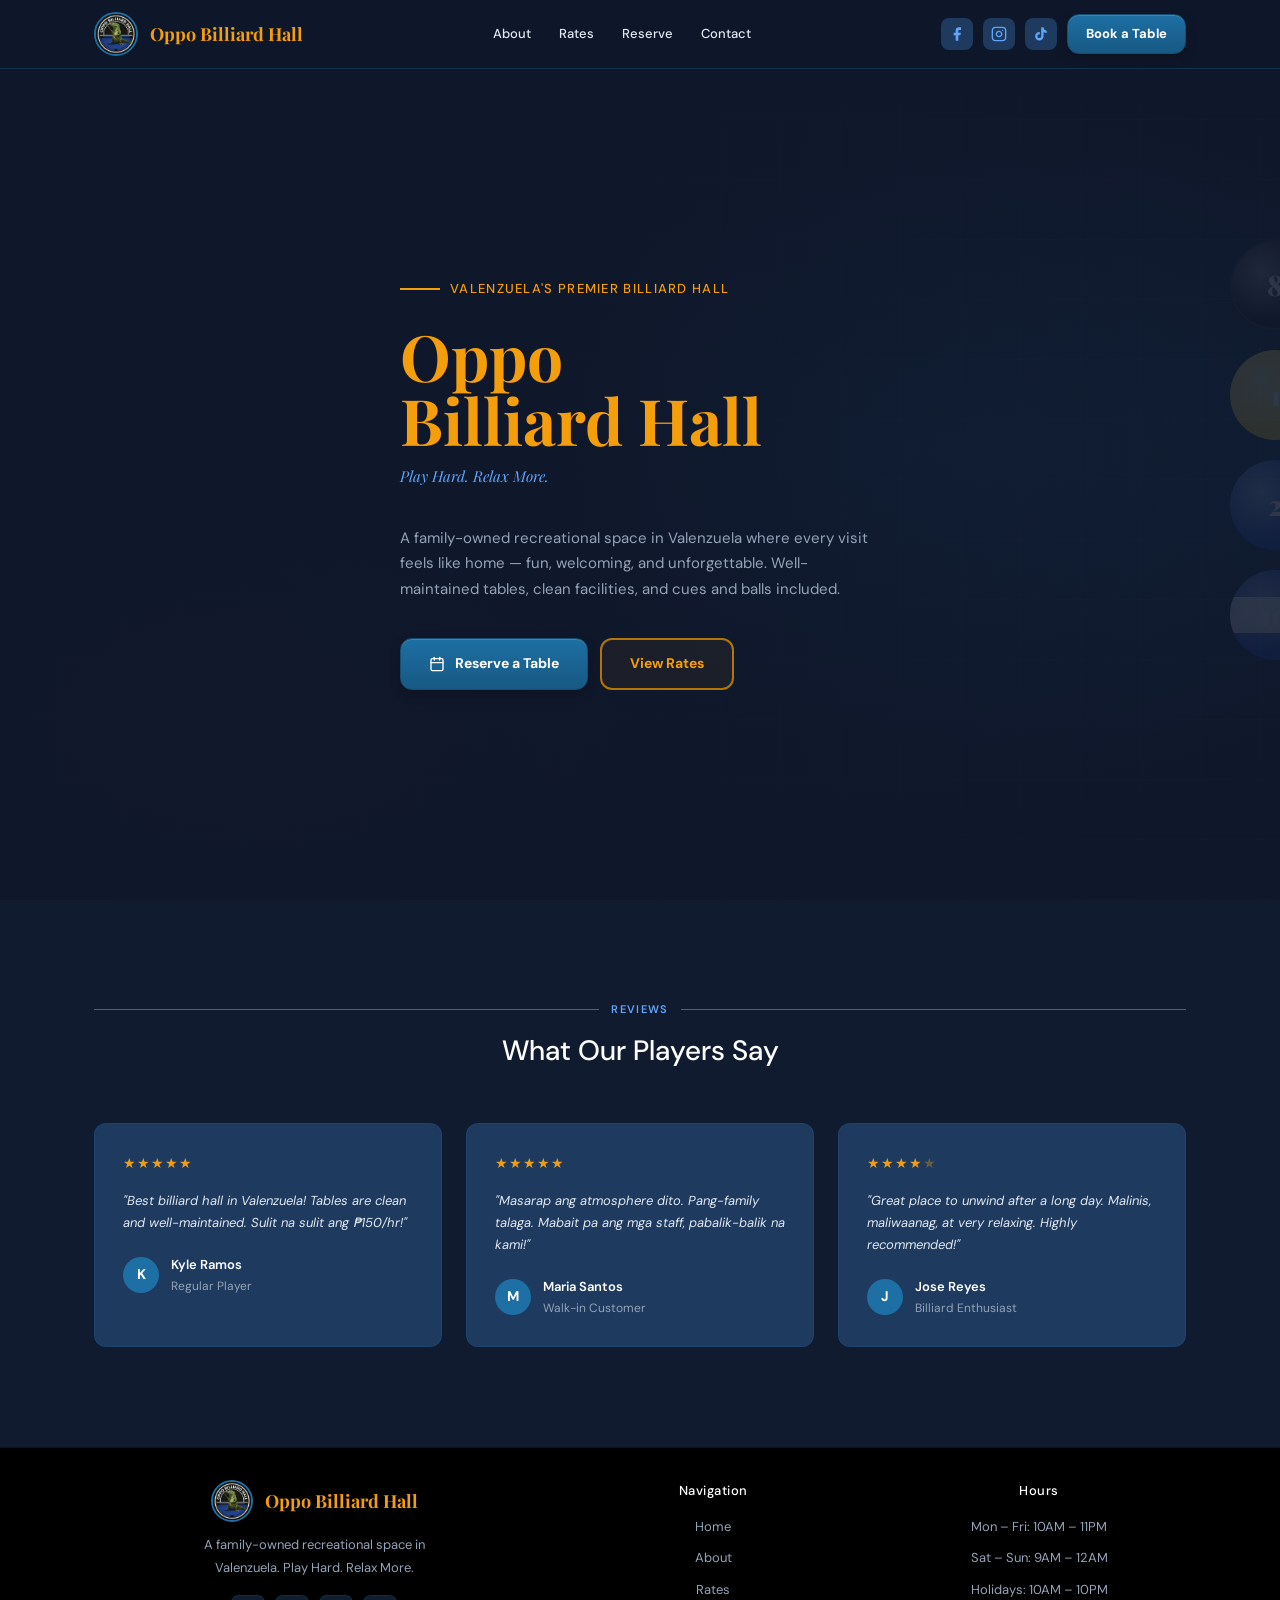
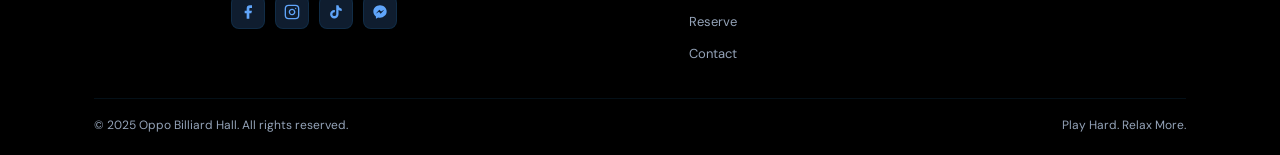
<file: public/index.html>
<head>
  <meta charset="UTF-8" />
  <meta name="viewport" content="width=device-width, initial-scale=1.0" />

  <title>Oppo Billiard Hall — Play Hard. Relax More.</title>

  <!-- Website Icon -->
  <link rel="icon" type="image/png" href="logo.jpg" />

  <!-- Google Fonts -->
  <link href="https://fonts.googleapis.com/css2?family=Playfair+Display:wght@700;900&family=DM+Sans:wght@400;500;600&display=swap" rel="stylesheet" />

  <!-- LINK YOUR CSS FILE HERE -->
  <link rel="stylesheet" href="styles.css" />

  <script src="script.js" defer></script>
</head>
<body>

  <!-- ──────── NAVBAR ──────── -->
  <nav>
    <div class="container nav-inner">
      <a href="index.html" class="nav-logo">
        <!-- REPLACE src with your logo path -->
        <div class="nav-logo-img" title="Replace with logo image">
          <img src="images/logo.jpg">
        </div>
        <span class="nav-logo-text">Oppo Billiard Hall</span>
      </a>

      <div class="nav-links">
        <a href="about.html">About</a>
        <a href="rates.html">Rates</a>
        <a href="reserve.html">Reserve</a>
        <a href="contact.html">Contact</a>
      </div>

      <div class="nav-cta">
        <div class="nav-social">
          <!-- Facebook -->
          <a href="https://www.facebook.com/people/Fielbert-Dela-Cruz/pfbid02jMtNb3hpJ4T9uwTEFGSqQhCbWjSdfY2c9QHYovsoL1nrPxcNNSE9cm9bGN1TkpGul/" aria-label="Facebook">
            <svg width="16" height="16" viewBox="0 0 24 24" fill="currentColor"><path d="M18 2h-3a5 5 0 0 0-5 5v3H7v4h3v8h4v-8h3l1-4h-4V7a1 1 0 0 1 1-1h3z"/></svg>
          </a>
          <!-- Instagram -->
          <a href="https://www.instagram.com/f13lbert" aria-label="Instagram">
            <svg width="16" height="16" viewBox="0 0 24 24" fill="none" stroke="currentColor" stroke-width="2" stroke-linecap="round" stroke-linejoin="round"><rect x="2" y="2" width="20" height="20" rx="5" ry="5"/><path d="M16 11.37A4 4 0 1 1 12.63 8 4 4 0 0 1 16 11.37z"/><line x1="17.5" y1="6.5" x2="17.51" y2="6.5"/></svg>
          </a>
          <!-- TikTok -->
          <a href="https://www.tiktok.com/@oppobilliardhall?is_from_webapp=1&sender_device=pc" aria-label="TikTok">
            <svg width="16" height="16" viewBox="0 0 24 24" fill="currentColor"><path d="M19.59 6.69a4.83 4.83 0 0 1-3.77-4.25V2h-3.45v13.67a2.89 2.89 0 0 1-2.88 2.5 2.89 2.89 0 0 1-2.89-2.89 2.89 2.89 0 0 1 2.89-2.89c.28 0 .54.04.79.1V9.01a6.33 6.33 0 0 0-.79-.05 6.34 6.34 0 0 0-6.34 6.34 6.34 6.34 0 0 0 6.34 6.34 6.34 6.34 0 0 0 6.33-6.34V9.12a8.16 8.16 0 0 0 4.77 1.52V7.19a4.85 4.85 0 0 1-1-.5z"/></svg>
          </a>
        </div>
        <a href="reserve.html" class="btn btn-primary" style="padding: 8px 18px; font-size: 13px;">Book a Table</a>
      </div>

      <button class="hamburger" aria-label="Menu">
        <svg width="22" height="22" viewBox="0 0 24 24" fill="none" stroke="currentColor" stroke-width="2"><line x1="3" y1="12" x2="21" y2="12"/><line x1="3" y1="6" x2="21" y2="6"/><line x1="3" y1="18" x2="21" y2="18"/></svg>
      </button>
    </div>
  </nav>

  <!-- ──────── HERO ──────── -->
  <section class="hero" id="home">
    <!-- ── HERO BACKGROUND IMAGE PLACEHOLDER ──
         To use your own hero image, replace the .hero-bg CSS background with:
         background-image: url('YOUR_HERO_IMAGE.jpg');
         background-size: cover; background-position: center;
    ── -->
    <div class="hero-bg"></div>

    <!-- Decorative billiard balls -->
    <div class="hero-balls" aria-hidden="true">
      <div class="ball ball-8">8</div>
      <div class="ball ball-1">1</div>
      <div class="ball ball-2">2</div>
      <div class="ball ball-10">10</div>
    </div>

    <div class="container">
      <div class="hero-content">
        <div class="hero-eyebrow fade-up">
          <div class="hero-eyebrow-line"></div>
          <span>Valenzuela's Premier Billiard Hall</span>
        </div>
        <h1 class="fade-up delay-1">Oppo<br>Billiard Hall</h1>
        <p class="hero-tagline fade-up delay-2">Play Hard. Relax More.</p>
        <p class="fade-up delay-3">A family-owned recreational space in Valenzuela where every visit feels like home — fun, welcoming, and unforgettable. Well-maintained tables, clean facilities, and cues and balls included.</p>
        <div class="hero-actions fade-up delay-4">
          <a href="reserve.html" class="btn btn-primary">
            <svg width="16" height="16" viewBox="0 0 24 24" fill="none" stroke="currentColor" stroke-width="2" stroke-linecap="round" stroke-linejoin="round"><rect x="3" y="4" width="18" height="18" rx="2" ry="2"/><line x1="16" y1="2" x2="16" y2="6"/><line x1="8" y1="2" x2="8" y2="6"/><line x1="3" y1="10" x2="21" y2="10"/></svg>
            Reserve a Table
          </a>
          <a href="rates.html" class="btn btn-rates">View Rates</a>
        </div>
      </div>
    </div>
  </section>


 

 

 
 

  <!-- ──────── TESTIMONIALS ──────── -->
  <section class="testimonials" id="testimonials">
    <div class="container">
      <div class="testimonials-header">
        <div class="section-label">Reviews</div>
        <h2>What Our Players Say</h2>
      </div>
      <div class="testimonials-grid">
        <div class="testi-card">
          <div class="stars">★★★★★</div>
          <p class="testi-text">"Best billiard hall in Valenzuela! Tables are clean and well-maintained. Sulit na sulit ang ₱150/hr!"</p>
          <div class="testi-author">
            <div class="author-avatar">K</div>
            <div>
              <div class="author-name">Kyle Ramos</div>
              <div class="author-role">Regular Player</div>
            </div>
          </div>
        </div>
        <div class="testi-card">
          <div class="stars">★★★★★</div>
          <p class="testi-text">"Masarap ang atmosphere dito. Pang-family talaga. Mabait pa ang mga staff, pabalik-balik na kami!"</p>
          <div class="testi-author">
            <div class="author-avatar">M</div>
            <div>
              <div class="author-name">Maria Santos</div>
              <div class="author-role">Walk-in Customer</div>
            </div>
          </div>
        </div>
        <div class="testi-card">
          <div class="stars">★★★★<span style="opacity:.35;">★</span></div>
          <p class="testi-text">"Great place to unwind after a long day. Malinis, maliwaanag, at very relaxing. Highly recommended!"</p>
          <div class="testi-author">
            <div class="author-avatar">J</div>
            <div>
              <div class="author-name">Jose Reyes</div>
              <div class="author-role">Billiard Enthusiast</div>
            </div>
          </div>
        </div>
      </div>
    </div>
  </section>




  <footer>
  <div class="container">
    <div class="footer-grid">
      <!-- Brand & Socials -->
      <div class="footer-brand">
        <a class="footer-logo" href="#">
          <div class="footer-logo-img" title="Replace with logo image">
            <img src="images/logo.jpg" alt="Oppo Billiard Hall Logo">
          </div>
          <span class="footer-logo-text">Oppo Billiard Hall</span>
        </a>
        <p>A family-owned recreational space in Valenzuela. Play Hard. Relax More.</p>
        <div class="footer-social">
          <a href="https://www.facebook.com/people/Fielbert-Dela-Cruz/pfbid02jMtNb3hpJ4T9uwTEFGSqQhCbWjSdfY2c9QHYovsoL1nrPxcNNSE9cm9bGN1TkpGul/" aria-label="Facebook">
            <svg width="16" height="16" viewBox="0 0 24 24" fill="currentColor"><path d="M18 2h-3a5 5 0 0 0-5 5v3H7v4h3v8h4v-8h3l1-4h-4V7a1 1 0 0 1 1-1h3z"/></svg>
          </a>
          <a href="https://www.instagram.com/f13lbert" aria-label="Instagram">
            <svg width="16" height="16" viewBox="0 0 24 24" fill="none" stroke="currentColor" stroke-width="2" stroke-linecap="round" stroke-linejoin="round"><rect x="2" y="2" width="20" height="20" rx="5" ry="5"/><path d="M16 11.37A4 4 0 1 1 12.63 8 4 4 0 0 1 16 11.37z"/><line x1="17.5" y1="6.5" x2="17.51" y2="6.5"/></svg>
          </a>
          <a href="https://www.tiktok.com/@oppobilliardhall?is_from_webapp=1&sender_device=pc" aria-label="TikTok">
            <svg width="16" height="16" viewBox="0 0 24 24" fill="currentColor"><path d="M19.59 6.69a4.83 4.83 0 0 1-3.77-4.25V2h-3.45v13.67a2.89 2.89 0 0 1-2.88 2.5 2.89 2.89 0 0 1-2.89-2.89 2.89 2.89 0 0 1 2.89-2.89c.28 0 .54.04.79.1V9.01a6.33 6.33 0 0 0-.79-.05 6.34 6.34 0 0 0-6.34 6.34 6.34 6.34 0 0 0 6.34 6.34 6.34 6.34 0 0 0 6.33-6.34V9.12a8.16 8.16 0 0 0 4.77 1.52V7.19a4.85 4.85 0 0 1-1-.5z"/></svg>
          </a>
          <a href="https://www.facebook.com/people/Fielbert-Dela-Cruz/pfbid02jMtNb3hpJ4T9uwTEFGSqQhCbWjSdfY2c9QHYovsoL1nrPxcNNSE9cm9bGN1TkpGul/" aria-label="Messenger">
            <svg width="16" height="16" viewBox="0 0 24 24" fill="currentColor"><path d="M12 2C6.477 2 2 6.145 2 11.243c0 3.022 1.518 5.715 3.893 7.476V22l3.333-1.833A10.53 10.53 0 0 0 12 20.486c5.523 0 10-4.145 10-9.243S17.523 2 12 2zm1.007 12.44l-2.556-2.722-4.987 2.722 5.487-5.83 2.616 2.722 4.927-2.722-5.487 5.83z"/></svg>
          </a>
        </div>
      </div>

      <!-- Navigation -->
      <div class="footer-col">
        <h6>Navigation</h6>
        <ul>
          <li><a href="index.html">Home</a></li>
          <li><a href="about.html">About</a></li>
          <li><a href="rates.html">Rates</a></li>
          <li><a href="reserve.html">Reserve</a></li>
          <li><a href="contact.html">Contact</a></li>
        </ul>
      </div>

      <!-- Hours (Changed links to spans since they aren't clickable links) -->
      <div class="footer-col">
        <h6>Hours</h6>
        <ul>
          <li><span>Mon – Fri: 10AM – 11PM</span></li>
          <li><span>Sat – Sun: 9AM – 12AM</span></li>
          <li><span>Holidays: 10AM – 10PM</span></li>
        </ul>
      </div>
    </div>

    <!-- Footer Bottom -->
    <div class="footer-bottom">
      <span>© 2025 Oppo Billiard Hall. All rights reserved.</span>
      <span>Play Hard. Relax More.</span>
    </div>
  </div>
</footer>
 

  <script>
    // Qty counter
    function changeQty(delta) {
      const el = document.getElementById('qty');
      const priceEl = document.getElementById('price');
      let qty = parseInt(el.textContent) + delta;
      if (qty < 1) qty = 1;
      el.textContent = qty;
      priceEl.textContent = (150 * qty).toLocaleString();
    }

    // Form submit placeholder
    function handleSubmit() {
      alert('Reservation received! We will confirm your booking shortly.');
    }

    // Scroll-triggered fade-in for cards
    const observer = new IntersectionObserver((entries) => {
      entries.forEach(e => {
        if (e.isIntersecting) {
          e.target.style.opacity = '1';
          e.target.style.transform = 'translateY(0)';
        }
      });
    }, { threshold: 0.12 });

    document.querySelectorAll('.rate-card, .testi-card').forEach(el => {
      el.style.opacity = '0';
      el.style.transform = 'translateY(24px)';
      el.style.transition = 'opacity .5s ease, transform .5s ease';
      observer.observe(el);
    });
  </script>
</body>
</html>
</file>
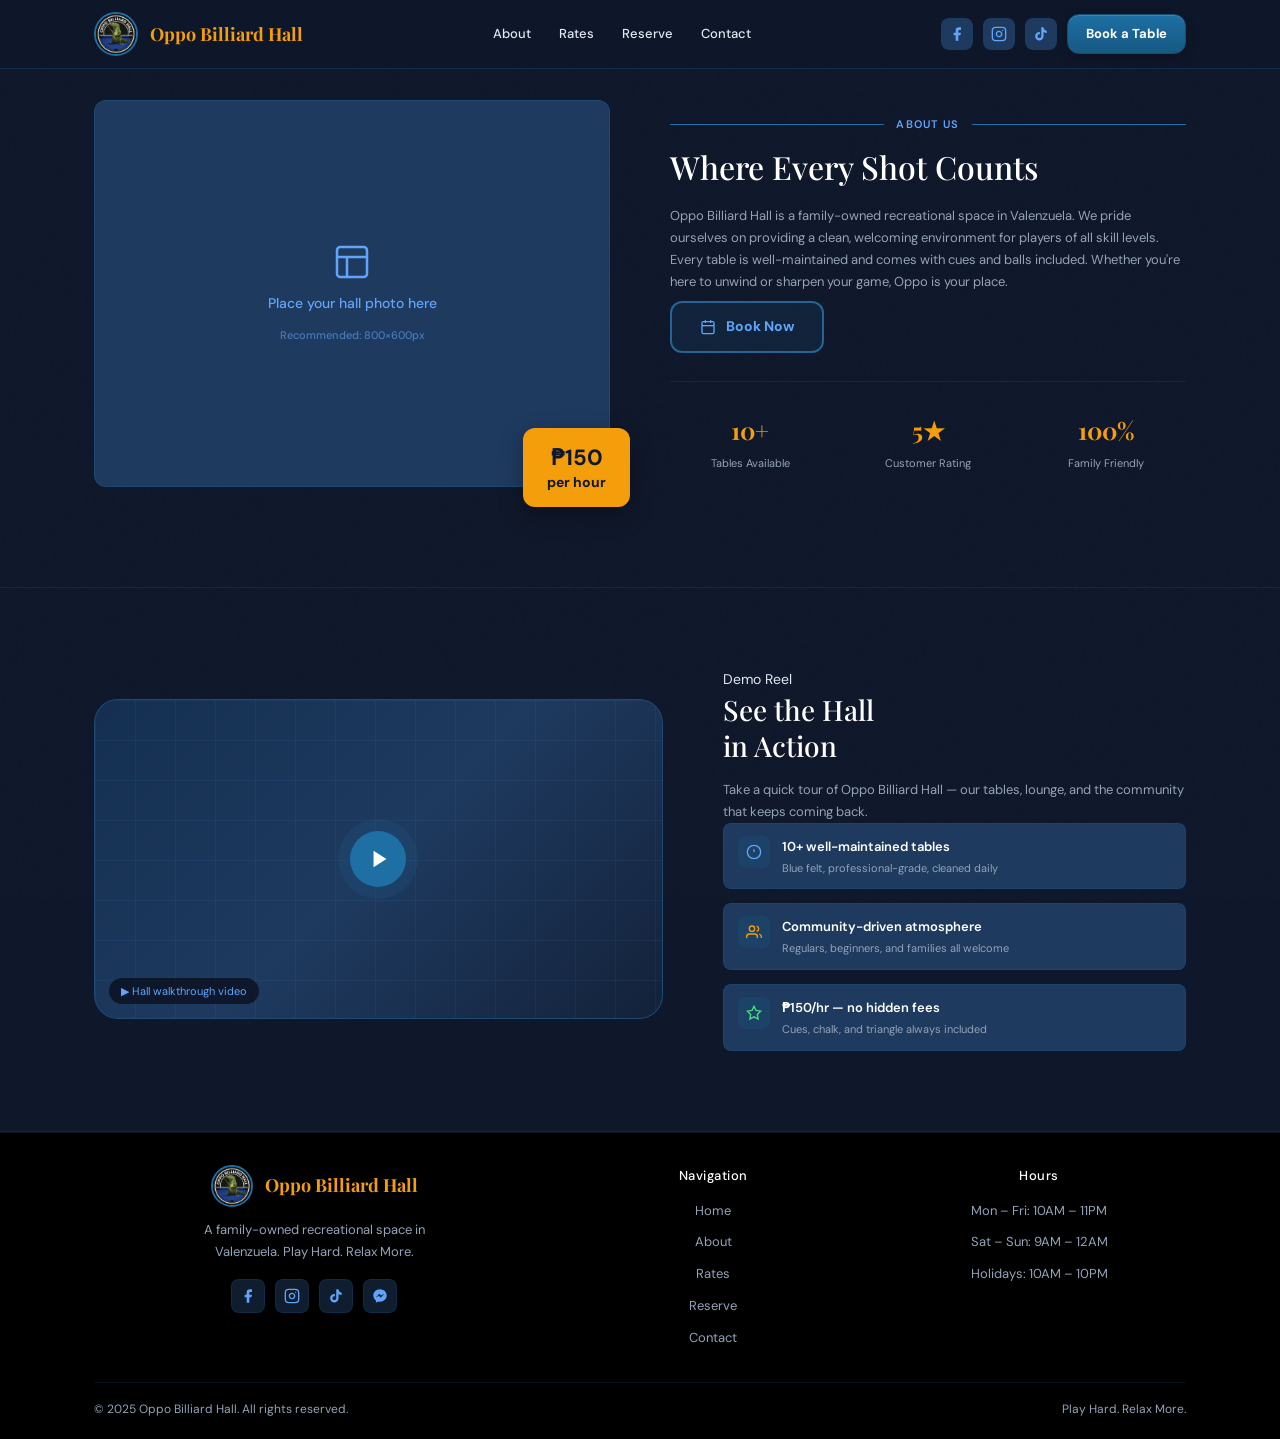
<file: public/about.html>
<head>
  <meta charset="UTF-8" />
  <meta name="viewport" content="width=device-width, initial-scale=1.0" />

  <title>Oppo Billiard Hall — Play Hard. Relax More.</title>

  <!-- Website Icon -->
  <link rel="icon" type="image/png" href="logo.jpg" />

  <!-- Google Fonts -->
  <link href="https://fonts.googleapis.com/css2?family=Playfair+Display:wght@700;900&family=DM+Sans:wght@400;500;600&display=swap" rel="stylesheet" />

  <!-- LINK YOUR CSS FILE HERE -->
  <link rel="stylesheet" href="styles.css" />

  <script src="script.js" defer></script>
</head>
<body>

 
   <!-- ──────── NAVBAR ──────── -->
  <nav>
    <div class="container nav-inner">
      <a href="index.html" class="nav-logo">
        <!-- REPLACE src with your logo path -->
        <div class="nav-logo-img" title="Replace with logo image">
          <img src="images/logo.jpg">
        </div>
        <span class="nav-logo-text">Oppo Billiard Hall</span>
      </a>

      <div class="nav-links">
        <a href="about.html">About</a>
        <a href="rates.html">Rates</a>
        <a href="reserve.html">Reserve</a>
        <a href="contact.html">Contact</a>
      </div>

      <div class="nav-cta">
        <div class="nav-social">
          <!-- Facebook -->
          <a href="https://www.facebook.com/people/Fielbert-Dela-Cruz/pfbid02jMtNb3hpJ4T9uwTEFGSqQhCbWjSdfY2c9QHYovsoL1nrPxcNNSE9cm9bGN1TkpGul/" aria-label="Facebook">
            <svg width="16" height="16" viewBox="0 0 24 24" fill="currentColor"><path d="M18 2h-3a5 5 0 0 0-5 5v3H7v4h3v8h4v-8h3l1-4h-4V7a1 1 0 0 1 1-1h3z"/></svg>
          </a>
          <!-- Instagram -->
          <a href="https://www.instagram.com/f13lbert" aria-label="Instagram">
            <svg width="16" height="16" viewBox="0 0 24 24" fill="none" stroke="currentColor" stroke-width="2" stroke-linecap="round" stroke-linejoin="round"><rect x="2" y="2" width="20" height="20" rx="5" ry="5"/><path d="M16 11.37A4 4 0 1 1 12.63 8 4 4 0 0 1 16 11.37z"/><line x1="17.5" y1="6.5" x2="17.51" y2="6.5"/></svg>
          </a>
          <!-- TikTok -->
          <a href="https://www.tiktok.com/@oppobilliardhall?is_from_webapp=1&sender_device=pc" aria-label="TikTok">
            <svg width="16" height="16" viewBox="0 0 24 24" fill="currentColor"><path d="M19.59 6.69a4.83 4.83 0 0 1-3.77-4.25V2h-3.45v13.67a2.89 2.89 0 0 1-2.88 2.5 2.89 2.89 0 0 1-2.89-2.89 2.89 2.89 0 0 1 2.89-2.89c.28 0 .54.04.79.1V9.01a6.33 6.33 0 0 0-.79-.05 6.34 6.34 0 0 0-6.34 6.34 6.34 6.34 0 0 0 6.34 6.34 6.34 6.34 0 0 0 6.33-6.34V9.12a8.16 8.16 0 0 0 4.77 1.52V7.19a4.85 4.85 0 0 1-1-.5z"/></svg>
          </a>
        </div>
        <a href="reserve.html" class="btn btn-primary" style="padding: 8px 18px; font-size: 13px;">Book a Table</a>
      </div>

      <button class="hamburger" aria-label="Menu">
        <svg width="22" height="22" viewBox="0 0 24 24" fill="none" stroke="currentColor" stroke-width="2"><line x1="3" y1="12" x2="21" y2="12"/><line x1="3" y1="6" x2="21" y2="6"/><line x1="3" y1="18" x2="21" y2="18"/></svg>
      </button>
    </div>
  </nav>

 <!-- ── FIXED ABOUT SECTION ── -->
<section class="about">
  <div class="container">
    <div class="about-grid">
      <div class="about-img-wrap">
        <div class="about-img">
          <div class="about-img-placeholder">
            <svg width="40" height="40" viewBox="0 0 24 24" fill="none" stroke="currentColor" stroke-width="1.5"><rect x="3" y="3" width="18" height="18" rx="2"/><path d="M3 9h18M9 21V9"/></svg>
            Place your hall photo here<br>
            <span style="font-size:11px;opacity:.6">Recommended: 800×600px</span>
          </div>
        </div>
        <div class="about-img-badge">
          <strong>₱150</strong>
          per hour
        </div>
      </div>

      <div class="about-text">
        <div class="section-label">About Us</div>
        <h2>Where Every Shot Counts</h2>
        <p>Oppo Billiard Hall is a family-owned recreational space in Valenzuela. We pride ourselves on providing a clean, welcoming environment for players of all skill levels.</p>
        <p>Every table is well-maintained and comes with cues and balls included. Whether you're here to unwind or sharpen your game, Oppo is your place.</p>
        <a href="reserve.html" class="btn btn-reserve" style="margin-top:8px">
          <svg width="16" height="16" viewBox="0 0 24 24" fill="none" stroke="currentColor" stroke-width="2"><rect x="3" y="4" width="18" height="18" rx="2"/><line x1="16" y1="2" x2="16" y2="6"/><line x1="8" y1="2" x2="8" y2="6"/><line x1="3" y1="10" x2="21" y2="10"/></svg>
          Book Now
        </a>
        <div class="about-stats">
          <div class="stat">
            <div class="stat-num">10+</div>
            <div class="stat-label">Tables Available</div>
          </div>
          <div class="stat">
            <div class="stat-num">5★</div>
            <div class="stat-label">Customer Rating</div>
          </div>
          <div class="stat">
            <div class="stat-num">100%</div>
            <div class="stat-label">Family Friendly</div>
          </div>
        </div>
      </div>
    </div>
  </div>
</section>

<!-- ── DEMO REEL SECTION ── -->
<section class="demo-reel">
  <div class="container">
    <div class="demo-reel-inner">
      <!-- Video side -->
      <div>
        <div class="demo-reel-video">
          <div class="play-btn">
            <svg width="22" height="22" viewBox="0 0 24 24" fill="white"><polygon points="5 3 19 12 5 21 5 3"/></svg>
          </div>
          <div class="video-label">▶ Hall walkthrough video</div>
        </div>
      </div>

      <!-- Text side -->
      <div>
        <div class="demo-reel-label">Demo Reel</div>
        <h2>See the Hall<br>in Action</h2>
        <p>Take a quick tour of Oppo Billiard Hall — our tables, lounge, and the community that keeps coming back.</p>
        <div class="reel-points">
          <div class="reel-point">
            <div class="reel-point-icon">
              <svg width="16" height="16" viewBox="0 0 24 24" fill="none" stroke="#60a5fa" stroke-width="2"><circle cx="12" cy="12" r="10"/><line x1="12" y1="8" x2="12" y2="12"/><line x1="12" y1="16" x2="12.01" y2="16"/></svg>
            </div>
            <div>
              <div class="reel-point-title">10+ well-maintained tables</div>
              <div class="reel-point-sub">Blue felt, professional-grade, cleaned daily</div>
            </div>
          </div>
          <div class="reel-point">
            <div class="reel-point-icon">
              <svg width="16" height="16" viewBox="0 0 24 24" fill="none" stroke="#f59e0b" stroke-width="2"><path d="M17 21v-2a4 4 0 0 0-4-4H5a4 4 0 0 0-4 4v2"/><circle cx="9" cy="7" r="4"/><path d="M23 21v-2a4 4 0 0 0-3-3.87"/><path d="M16 3.13a4 4 0 0 1 0 7.75"/></svg>
            </div>
            <div>
              <div class="reel-point-title">Community-driven atmosphere</div>
              <div class="reel-point-sub">Regulars, beginners, and families all welcome</div>
            </div>
          </div>
          <div class="reel-point">
            <div class="reel-point-icon">
              <svg width="16" height="16" viewBox="0 0 24 24" fill="none" stroke="#4ade80" stroke-width="2"><path d="M12 2l3.09 6.26L22 9.27l-5 4.87 1.18 6.88L12 17.77l-6.18 3.25L7 14.14 2 9.27l6.91-1.01L12 2z"/></svg>
            </div>
            <div>
              <div class="reel-point-title">₱150/hr — no hidden fees</div>
              <div class="reel-point-sub">Cues, chalk, and triangle always included</div>
            </div>
          </div>
        </div>
      </div>
    </div>
  </div>
</section>
       <footer>
  <div class="container">
    <div class="footer-grid">
      <!-- Brand & Socials -->
      <div class="footer-brand">
        <a class="footer-logo" href="#">
          <div class="footer-logo-img" title="Replace with logo image">
            <img src="images/logo.jpg" alt="Oppo Billiard Hall Logo">
          </div>
          <span class="footer-logo-text">Oppo Billiard Hall</span>
        </a>
        <p>A family-owned recreational space in Valenzuela. Play Hard. Relax More.</p>
        <div class="footer-social">
          <a href="https://www.facebook.com/people/Fielbert-Dela-Cruz/pfbid02jMtNb3hpJ4T9uwTEFGSqQhCbWjSdfY2c9QHYovsoL1nrPxcNNSE9cm9bGN1TkpGul/" aria-label="Facebook">
            <svg width="16" height="16" viewBox="0 0 24 24" fill="currentColor"><path d="M18 2h-3a5 5 0 0 0-5 5v3H7v4h3v8h4v-8h3l1-4h-4V7a1 1 0 0 1 1-1h3z"/></svg>
          </a>
          <a href="https://www.instagram.com/f13lbert" aria-label="Instagram">
            <svg width="16" height="16" viewBox="0 0 24 24" fill="none" stroke="currentColor" stroke-width="2" stroke-linecap="round" stroke-linejoin="round"><rect x="2" y="2" width="20" height="20" rx="5" ry="5"/><path d="M16 11.37A4 4 0 1 1 12.63 8 4 4 0 0 1 16 11.37z"/><line x1="17.5" y1="6.5" x2="17.51" y2="6.5"/></svg>
          </a>
          <a href="https://www.tiktok.com/@oppobilliardhall?is_from_webapp=1&sender_device=pc" aria-label="TikTok">
            <svg width="16" height="16" viewBox="0 0 24 24" fill="currentColor"><path d="M19.59 6.69a4.83 4.83 0 0 1-3.77-4.25V2h-3.45v13.67a2.89 2.89 0 0 1-2.88 2.5 2.89 2.89 0 0 1-2.89-2.89 2.89 2.89 0 0 1 2.89-2.89c.28 0 .54.04.79.1V9.01a6.33 6.33 0 0 0-.79-.05 6.34 6.34 0 0 0-6.34 6.34 6.34 6.34 0 0 0 6.34 6.34 6.34 6.34 0 0 0 6.33-6.34V9.12a8.16 8.16 0 0 0 4.77 1.52V7.19a4.85 4.85 0 0 1-1-.5z"/></svg>
          </a>
          <a href="https://www.facebook.com/people/Fielbert-Dela-Cruz/pfbid02jMtNb3hpJ4T9uwTEFGSqQhCbWjSdfY2c9QHYovsoL1nrPxcNNSE9cm9bGN1TkpGul/" aria-label="Messenger">
            <svg width="16" height="16" viewBox="0 0 24 24" fill="currentColor"><path d="M12 2C6.477 2 2 6.145 2 11.243c0 3.022 1.518 5.715 3.893 7.476V22l3.333-1.833A10.53 10.53 0 0 0 12 20.486c5.523 0 10-4.145 10-9.243S17.523 2 12 2zm1.007 12.44l-2.556-2.722-4.987 2.722 5.487-5.83 2.616 2.722 4.927-2.722-5.487 5.83z"/></svg>
          </a>
        </div>
      </div>

      <!-- Navigation -->
      <div class="footer-col">
        <h6>Navigation</h6>
        <ul>
          <li><a href="index.html">Home</a></li>
          <li><a href="about.html">About</a></li>
          <li><a href="rates.html">Rates</a></li>
          <li><a href="reserve.html">Reserve</a></li>
          <li><a href="contact.html">Contact</a></li>
        </ul>
      </div>

      <!-- Hours (Changed links to spans since they aren't clickable links) -->
      <div class="footer-col">
        <h6>Hours</h6>
        <ul>
          <li><span>Mon – Fri: 10AM – 11PM</span></li>
          <li><span>Sat – Sun: 9AM – 12AM</span></li>
          <li><span>Holidays: 10AM – 10PM</span></li>
        </ul>
      </div>
    </div>

    <!-- Footer Bottom -->
    <div class="footer-bottom">
      <span>© 2025 Oppo Billiard Hall. All rights reserved.</span>
      <span>Play Hard. Relax More.</span>
    </div>
  </div>
</footer>


  
</body>
</file>
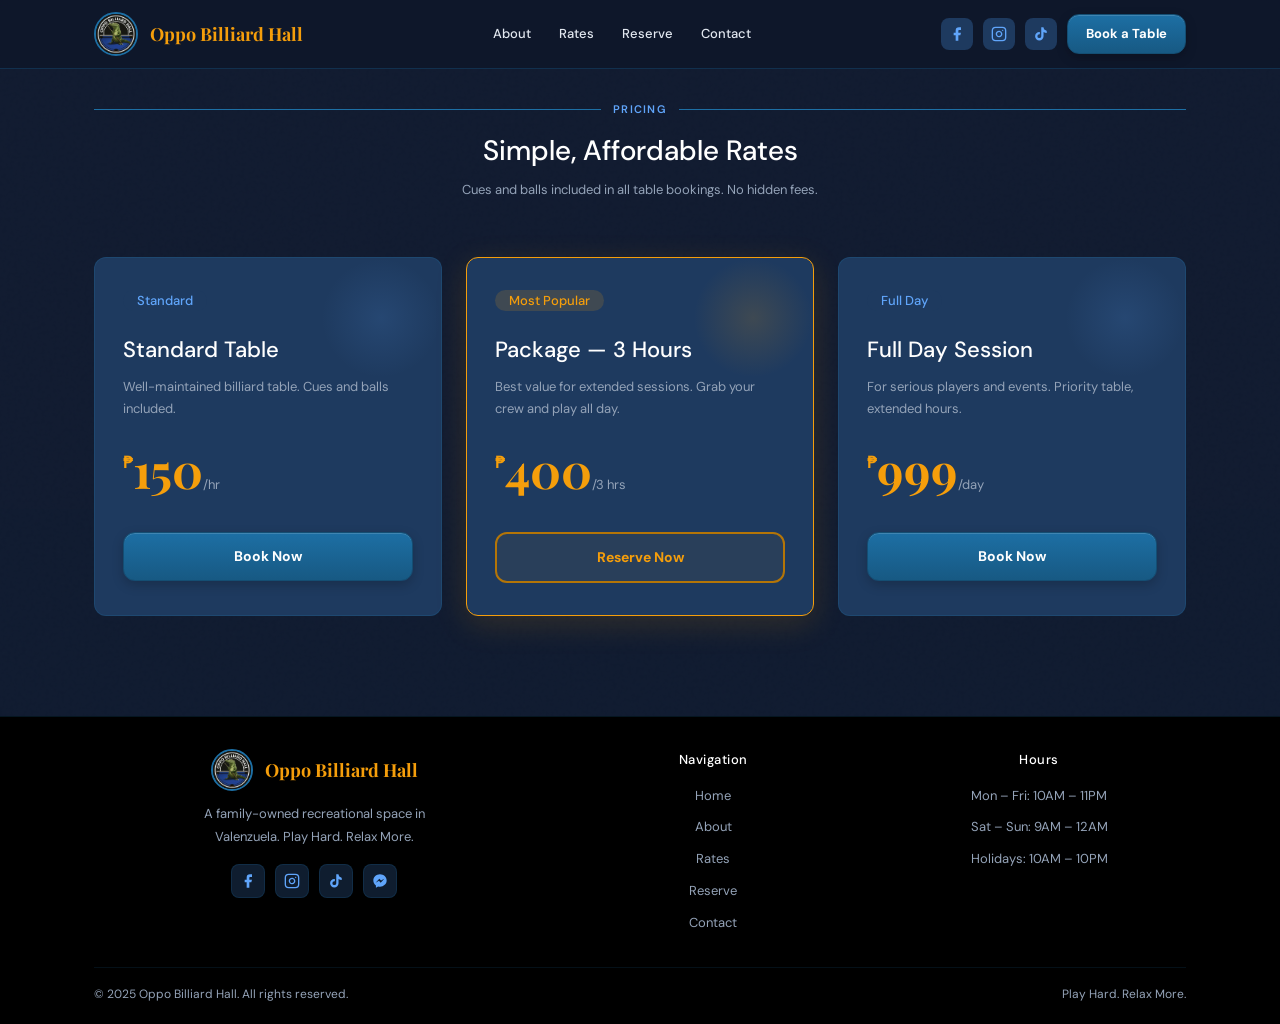
<file: public/rates.html>
<head>
  <meta charset="UTF-8" />
  <meta name="viewport" content="width=device-width, initial-scale=1.0" />

  <title>Oppo Billiard Hall — Play Hard. Relax More.</title>

  <!-- Website Icon -->
  <link rel="icon" type="image/png" href="logo.jpg" />

  <!-- Google Fonts -->
  <link href="https://fonts.googleapis.com/css2?family=Playfair+Display:wght@700;900&family=DM+Sans:wght@400;500;600&display=swap" rel="stylesheet" />

  <!-- LINK YOUR CSS FILE HERE -->
  <link rel="stylesheet" href="styles.css" />
  <script src="script.js" defer></script>
</head>
<body>

     <!-- ──────── NAVBAR ──────── -->
 <nav>
    <div class="container nav-inner">
      <a href="index.html" class="nav-logo">
        <!-- REPLACE src with your logo path -->
        <div class="nav-logo-img" title="Replace with logo image">
          <img src="images/logo.jpg">
        </div>
        <span class="nav-logo-text">Oppo Billiard Hall</span>
      </a>

      <div class="nav-links">
        <a href="about.html">About</a>
        <a href="rates.html">Rates</a>
        <a href="reserve.html">Reserve</a>
        <a href="contact.html">Contact</a>
      </div>

      <div class="nav-cta">
        <div class="nav-social">
          <!-- Facebook -->
          <a href="https://www.facebook.com/people/Fielbert-Dela-Cruz/pfbid02jMtNb3hpJ4T9uwTEFGSqQhCbWjSdfY2c9QHYovsoL1nrPxcNNSE9cm9bGN1TkpGul/" aria-label="Facebook">
            <svg width="16" height="16" viewBox="0 0 24 24" fill="currentColor"><path d="M18 2h-3a5 5 0 0 0-5 5v3H7v4h3v8h4v-8h3l1-4h-4V7a1 1 0 0 1 1-1h3z"/></svg>
          </a>
          <!-- Instagram -->
          <a href="https://www.instagram.com/f13lbert" aria-label="Instagram">
            <svg width="16" height="16" viewBox="0 0 24 24" fill="none" stroke="currentColor" stroke-width="2" stroke-linecap="round" stroke-linejoin="round"><rect x="2" y="2" width="20" height="20" rx="5" ry="5"/><path d="M16 11.37A4 4 0 1 1 12.63 8 4 4 0 0 1 16 11.37z"/><line x1="17.5" y1="6.5" x2="17.51" y2="6.5"/></svg>
          </a>
          <!-- TikTok -->
          <a href="https://www.tiktok.com/@oppobilliardhall?is_from_webapp=1&sender_device=pc" aria-label="TikTok">
            <svg width="16" height="16" viewBox="0 0 24 24" fill="currentColor"><path d="M19.59 6.69a4.83 4.83 0 0 1-3.77-4.25V2h-3.45v13.67a2.89 2.89 0 0 1-2.88 2.5 2.89 2.89 0 0 1-2.89-2.89 2.89 2.89 0 0 1 2.89-2.89c.28 0 .54.04.79.1V9.01a6.33 6.33 0 0 0-.79-.05 6.34 6.34 0 0 0-6.34 6.34 6.34 6.34 0 0 0 6.34 6.34 6.34 6.34 0 0 0 6.33-6.34V9.12a8.16 8.16 0 0 0 4.77 1.52V7.19a4.85 4.85 0 0 1-1-.5z"/></svg>
          </a>
        </div>
        <a href="reserve.html" class="btn btn-primary" style="padding: 8px 18px; font-size: 13px;">Book a Table</a>
      </div>

      <button class="hamburger" aria-label="Menu">
        <svg width="22" height="22" viewBox="0 0 24 24" fill="none" stroke="currentColor" stroke-width="2"><line x1="3" y1="12" x2="21" y2="12"/><line x1="3" y1="6" x2="21" y2="6"/><line x1="3" y1="18" x2="21" y2="18"/></svg>
      </button>
    </div>
  </nav>
  

    <!-- ──────── RATES ──────── -->
  <section class="rates" id="rates">
    <div class="container">
      <div class="rates-header">
        <div class="section-label">Pricing</div>
        <h2>Simple, Affordable Rates</h2>
        <p style="max-width:480px;margin:12px auto 0;">Cues and balls included in all table bookings. No hidden fees.</p>
      </div>
      <div class="rates-grid">
        <!-- Standard -->
        <div class="rate-card">
          <div class="rate-card-glow"></div>
          <div class="rate-badge-wrap"><span class="badge">Standard</span></div>
          <h3>Standard Table</h3>
          <p>Well-maintained billiard table. Cues and balls included.</p>
          <div class="rate-price">
            <span class="currency">₱</span><span class="amount">150</span><span class="per">/hr</span>
          </div>
          <a href="reserve.html" class="btn btn-primary">Book Now</a>
        </div>
        <!-- Featured -->
        <div class="rate-card featured">
          <div class="rate-card-glow"></div>
          <div class="rate-badge-wrap"><span class="badge" style="background:rgba(245,158,11,.15);color:var(--gold);">Most Popular</span></div>
          <h3>Package — 3 Hours</h3>
          <p>Best value for extended sessions. Grab your crew and play all day.</p>
          <div class="rate-price">
            <span class="currency">₱</span><span class="amount">400</span><span class="per">/3 hrs</span>
          </div>
          <a href="reserve.html" class="btn btn-rates">Reserve Now</a>
        </div>
        <!-- Premium -->
        <div class="rate-card">
          <div class="rate-card-glow"></div>
          <div class="rate-badge-wrap"><span class="badge">Full Day</span></div>
          <h3>Full Day Session</h3>
          <p>For serious players and events. Priority table, extended hours.</p>
          <div class="rate-price">
            <span class="currency">₱</span><span class="amount">999</span><span class="per">/day</span>
          </div>
          <a href="reserve.html" class="btn btn-primary">Book Now</a>
        </div>
      </div>
    </div>
  </section>


 <footer>
  <div class="container">
    <div class="footer-grid">
      <!-- Brand & Socials -->
      <div class="footer-brand">
        <a class="footer-logo" href="#">
          <div class="footer-logo-img" title="Replace with logo image">
            <img src="images/logo.jpg" alt="Oppo Billiard Hall Logo">
          </div>
          <span class="footer-logo-text">Oppo Billiard Hall</span>
        </a>
        <p>A family-owned recreational space in Valenzuela. Play Hard. Relax More.</p>
        <div class="footer-social">
          <a href="https://www.facebook.com/people/Fielbert-Dela-Cruz/pfbid02jMtNb3hpJ4T9uwTEFGSqQhCbWjSdfY2c9QHYovsoL1nrPxcNNSE9cm9bGN1TkpGul/" aria-label="Facebook">
            <svg width="16" height="16" viewBox="0 0 24 24" fill="currentColor"><path d="M18 2h-3a5 5 0 0 0-5 5v3H7v4h3v8h4v-8h3l1-4h-4V7a1 1 0 0 1 1-1h3z"/></svg>
          </a>
          <a href="https://www.instagram.com/f13lbert" aria-label="Instagram">
            <svg width="16" height="16" viewBox="0 0 24 24" fill="none" stroke="currentColor" stroke-width="2" stroke-linecap="round" stroke-linejoin="round"><rect x="2" y="2" width="20" height="20" rx="5" ry="5"/><path d="M16 11.37A4 4 0 1 1 12.63 8 4 4 0 0 1 16 11.37z"/><line x1="17.5" y1="6.5" x2="17.51" y2="6.5"/></svg>
          </a>
          <a href="https://www.tiktok.com/@oppobilliardhall?is_from_webapp=1&sender_device=pc" aria-label="TikTok">
            <svg width="16" height="16" viewBox="0 0 24 24" fill="currentColor"><path d="M19.59 6.69a4.83 4.83 0 0 1-3.77-4.25V2h-3.45v13.67a2.89 2.89 0 0 1-2.88 2.5 2.89 2.89 0 0 1-2.89-2.89 2.89 2.89 0 0 1 2.89-2.89c.28 0 .54.04.79.1V9.01a6.33 6.33 0 0 0-.79-.05 6.34 6.34 0 0 0-6.34 6.34 6.34 6.34 0 0 0 6.34 6.34 6.34 6.34 0 0 0 6.33-6.34V9.12a8.16 8.16 0 0 0 4.77 1.52V7.19a4.85 4.85 0 0 1-1-.5z"/></svg>
          </a>
          <a href="https://www.facebook.com/people/Fielbert-Dela-Cruz/pfbid02jMtNb3hpJ4T9uwTEFGSqQhCbWjSdfY2c9QHYovsoL1nrPxcNNSE9cm9bGN1TkpGul/" aria-label="Messenger">
            <svg width="16" height="16" viewBox="0 0 24 24" fill="currentColor"><path d="M12 2C6.477 2 2 6.145 2 11.243c0 3.022 1.518 5.715 3.893 7.476V22l3.333-1.833A10.53 10.53 0 0 0 12 20.486c5.523 0 10-4.145 10-9.243S17.523 2 12 2zm1.007 12.44l-2.556-2.722-4.987 2.722 5.487-5.83 2.616 2.722 4.927-2.722-5.487 5.83z"/></svg>
          </a>
        </div>
      </div>

      <!-- Navigation -->
      <div class="footer-col">
        <h6>Navigation</h6>
        <ul>
          <li><a href="index.html">Home</a></li>
          <li><a href="about.html">About</a></li>
          <li><a href="rates.html">Rates</a></li>
          <li><a href="reserve.html">Reserve</a></li>
          <li><a href="contact.html">Contact</a></li>
        </ul>
      </div>

      <!-- Hours (Changed links to spans since they aren't clickable links) -->
      <div class="footer-col">
        <h6>Hours</h6>
        <ul>
          <li><span>Mon – Fri: 10AM – 11PM</span></li>
          <li><span>Sat – Sun: 9AM – 12AM</span></li>
          <li><span>Holidays: 10AM – 10PM</span></li>
        </ul>
      </div>
    </div>

    <!-- Footer Bottom -->
    <div class="footer-bottom">
      <span>© 2025 Oppo Billiard Hall. All rights reserved.</span>
      <span>Play Hard. Relax More.</span>
    </div>
  </div>
</footer>

 

  <script>
    // Qty counter
    function changeQty(delta) {
      const el = document.getElementById('qty');
      const priceEl = document.getElementById('price');
      let qty = parseInt(el.textContent) + delta;
      if (qty < 1) qty = 1;
      el.textContent = qty;
      priceEl.textContent = (150 * qty).toLocaleString();
    }

    // Form submit placeholder
    function handleSubmit() {
      alert('Reservation received! We will confirm your booking shortly.');
    }

    // Scroll-triggered fade-in for cards
    const observer = new IntersectionObserver((entries) => {
      entries.forEach(e => {
        if (e.isIntersecting) {
          e.target.style.opacity = '1';
          e.target.style.transform = 'translateY(0)';
        }
      });
    }, { threshold: 0.12 });

    document.querySelectorAll('.rate-card, .testi-card').forEach(el => {
      el.style.opacity = '0';
      el.style.transform = 'translateY(24px)';
      el.style.transition = 'opacity .5s ease, transform .5s ease';
      observer.observe(el);
    });
  </script>
</body>

</html>
</file>
<file: public/styles.css>
*, *::before, *::after { 
  box-sizing: border-box; 
  margin: 0; 
  padding: 0; 
}

:root {
  --navy:     #0f172a; /* Moodboard Color Palette */
  --navy-mid: #1e3a5f;
  --blue:     #1d6fa4;
  --sky:      #60a5fa;
  --gold:     #f59e0b;
  --slate:    #e2e8f0;
  --muted:    #94a3b8;
  --white:    #ffffff;
  --black:    #000000;
  --radius:   12px;
}

html { 
  scroll-behavior: smooth; 
}

body {
  background: var(--navy);
  color: var(--slate);
  font-family: 'DM Sans', sans-serif;
  font-size: 14px;
  line-height: 1.7;
  overflow-x: hidden;
}

/* ── NOISE OVERLAY ── */
body::before {
  content: '';
  position: fixed;
  inset: 0;
  background-image: url("data:image/svg+xml,%3Csvg viewBox='0 0 256 256' xmlns='http://www.w3.org/2000/svg'%3E%3Cfilter id='n'%3E%3CfeTurbulence type='fractalNoise' baseFrequency='0.9' numOctaves='4' stitchTiles='stitch'/%3E%3C/filter%3E%3Crect width='100%25' height='100%25' filter='url(%23n)' opacity='0.04'/%3E%3C/svg%3E");
  pointer-events: none;
  z-index: 0;
  opacity: .4;
}

/* ── UTILS ── */
.container { 
  max-width: 1140px; 
  margin-inline: auto; 
  padding-inline: 24px; 
  position: relative; 
  z-index: 1; 
}

.section-label {
  display: flex; 
  align-items: center; 
  gap: 12px;
  font-size: 11px; 
  font-weight: 600; 
  color: var(--sky);
  letter-spacing: .12em; 
  text-transform: uppercase; 
  margin-bottom: 16px;
}

.section-label::before, .section-label::after {
  content: ''; 
  flex: 1; 
  height: 1px; 
  background: var(--blue);
}

/* ── TYPOGRAPHY HIERARCHY (Matches Moodboard Specs) ── */
h1 { 
  font-family: 'Playfair Display', serif; 
  font-size: clamp(36px, 5vw, 40px); 
  font-weight: 700; 
  color: var(--gold); 
  line-height: 1; 
}

h2 { 
  font-family: 'DM Sans', sans-serif; 
  font-size: 28px; 
  font-weight: 500; 
  color: var(--white); 
  line-height: 1.15; 
}

h3 { 
  font-family: 'DM Sans', sans-serif;
  font-size: 22px; 
  font-weight: 500; 
  color: var(--slate); 
}

h4 { 
  font-family: 'DM Sans', sans-serif;
  font-size: 18px; 
  font-weight: 500; 
  color: var(--muted); 
}

h5 { 
  font-family: 'DM Sans', sans-serif;
  font-size: 14px; 
  font-weight: 500; 
}

h6 { 
  font-family: 'DM Sans', sans-serif;
  font-size: 13px; 
  font-weight: 500; 
  color: var(--slate); 
}

p { 
  font-family: 'DM Sans', sans-serif;
  font-size: 13px; 
  font-weight: 400; 
  line-height: 1.7; 
  color: var(--muted); 
}

/* Badge Pill Style */
.badge {
  display: inline-block;
  background: var(--navy-mid);
  color: var(--sky);
  font-size: 13px; 
  font-weight: 500;
  padding: 4px 14px; 
  border-radius: 999px;
  line-height: 1;
}

/* ── BUTTONS SYSTEM ── */
.btn {
  display: inline-flex; 
  align-items: center; 
  justify-content: center;
  gap: 10px;
  padding: 12px 28px; 
  border-radius: var(--radius);
  font-family: 'DM Sans', sans-serif;
  font-size: 14px; 
  font-weight: 700; 
  cursor: pointer;
  text-decoration: none;
  border: none;
  transition: background 0.2s ease, border-color 0.2s ease, box-shadow 0.2s ease, transform 0.1s ease;
  outline: none;
}

/* Primary State (Solid Blue: "Book a table") */
.btn-primary {
  background: linear-gradient(180deg, #1d6fa4 0%, #175983 100%);
  color: var(--white);
  border: 1px solid #144e73;
  box-shadow: inset 0 1px 0 rgba(255, 255, 255, 0.15), 0 4px 12px rgba(0, 0, 0, 0.2);
}
.btn-primary:hover {
  background: linear-gradient(180deg, #227fb9 0%, #1d6fa4 100%);
  border-color: #1d6fa4;
  box-shadow: inset 0 1px 0 rgba(255, 255, 255, 0.2), 0 6px 16px rgba(29, 111, 164, 0.25);
}
.btn-primary:active {
  background: linear-gradient(180deg, #175983 0%, #124667 100%);
  border-color: #103e5c;
  transform: scale(0.98);
  box-shadow: inset 0 2px 4px rgba(0, 0, 0, 0.3);
}

/* Outlined Sky Blue State ("Reserve") */
.btn-reserve {
  background: rgba(29, 111, 164, 0.15);
  color: var(--sky);
  border: 2px solid #256494;
}
.btn-reserve:hover {
  background: rgba(29, 111, 164, 0.3);
  border-color: var(--sky);
  color: var(--white);
  box-shadow: 0 0 14px rgba(96, 165, 250, 0.2);
}
.btn-reserve:active {
  background: rgba(29, 111, 164, 0.4);
  border-color: #1d6fa4;
  transform: scale(0.98);
}

/* Outlined Gold State ("View rates") */
.btn-rates {
  background: rgba(245, 158, 11, 0.05);
  color: var(--gold);
  border: 2px solid #b47507;
}
.btn-rates:hover {
  background: rgba(245, 158, 11, 0.15);
  border-color: var(--gold);
  box-shadow: 0 0 14px rgba(245, 158, 11, 0.15);
}
.btn-rates:active {
  background: rgba(245, 158, 11, 0.25);
  border-color: #b47507;
  transform: scale(0.98);
}

/* Wide Action State ("Send message") */
.btn-send {
  background: linear-gradient(180deg, #1d6fa4 0%, #175983 100%);
  color: var(--white);
  border: 1px solid #144e73;
  width: 100%;
  box-shadow: inset 0 1px 0 rgba(255, 255, 255, 0.15), 0 4px 12px rgba(0, 0, 0, 0.2);
}
.btn-send:hover {
  background: linear-gradient(180deg, #227fb9 0%, #1d6fa4 100%);
  border-color: #1d6fa4;
  box-shadow: inset 0 1px 0 rgba(255, 255, 255, 0.2), 0 6px 16px rgba(29, 111, 164, 0.25);
}
.btn-send:active {
  background: linear-gradient(180deg, #175983 0%, #124667 100%);
  border-color: #103e5c;
  transform: scale(0.98);
}

/* ── NAVBAR ── */
nav {
  position: fixed; top: 0; left: 0; right: 0; z-index: 100;
  background: rgba(15,23,42,.85);
  backdrop-filter: blur(12px);
  border-bottom: 1px solid rgba(29,111,164,.3);
}
.nav-inner {
  display: flex; align-items: center; justify-content: space-between;
  height: 68px;
}
.nav-logo {
  display: flex; align-items: center; gap: 12px; text-decoration: none;
}
.nav-logo-img {
  width: 44px; height: 44px; border-radius: 50%;
  background: var(--navy-mid);
  border: 2px solid var(--blue);
  display: flex; align-items: center; justify-content: center;
  overflow: hidden;
  font-size: 10px; color: var(--sky); text-align: center; line-height: 1.2;
}
.nav-logo-img img { width: 100%; height: 100%; object-fit: cover; }
.nav-logo-text { font-family: 'Playfair Display', serif; font-size: 18px; font-weight: 700; color: var(--gold); }
.nav-links { display: flex; align-items: center; gap: 28px; }
.nav-links a {
  font-size: 13px; font-weight: 500; color: var(--slate);
  text-decoration: none; transition: color .2s;
}
.nav-links a:hover { color: var(--sky); }
.nav-cta { display: flex; align-items: center; gap: 10px; }
.nav-social { display: flex; gap: 10px; }
.nav-social a {
  width: 32px; height: 32px; border-radius: 8px;
  background: var(--navy-mid); color: var(--sky);
  display: flex; align-items: center; justify-content: center;
  text-decoration: none; transition: background .2s;
}
.nav-social a:hover { background: var(--blue); color: var(--white); }
.hamburger { display: none; background: none; border: none; color: var(--sky); cursor: pointer; padding: 4px; }

/* ── HERO ── */
.hero {
  min-height: 100vh;
  display: flex; align-items: center;
  position: relative; overflow: hidden;
  padding-top: 68px;
}
.hero-bg {
  position: absolute; inset: 0; z-index: 0;
  background:
    radial-gradient(ellipse 80% 60% at 70% 50%, rgba(29,111,164,.18) 0%, transparent 70%),
    radial-gradient(ellipse 50% 40% at 20% 80%, rgba(245,158,11,.08) 0%, transparent 60%),
    var(--navy);
}
.hero-bg::after {
  content: '';
  position: absolute; inset: 0;
  background: linear-gradient(to right, rgba(15,23,42,.95) 40%, rgba(15,23,42,.4) 100%);
}
.hero-bg::before {
  content: '';
  position: absolute; inset: 0;
  background-image:
    repeating-linear-gradient(0deg, rgba(29,111,164,.04) 0px, rgba(29,111,164,.04) 1px, transparent 1px, transparent 60px),
    repeating-linear-gradient(90deg, rgba(29,111,164,.04) 0px, rgba(29,111,164,.04) 1px, transparent 1px, transparent 60px);
}
.hero-content {
  position: relative; z-index: 1;
  max-width: 600px;
}
.hero-eyebrow {
  display: flex; align-items: center; gap: 10px;
  margin-bottom: 24px;
}
.hero-eyebrow-line { width: 40px; height: 2px; background: var(--gold); }
.hero-eyebrow span { font-size: 13px; font-weight: 500; color: var(--gold); letter-spacing: .1em; text-transform: uppercase; }
.hero h1 { margin-bottom: 12px; font-size: clamp(36px, 5vw, 64px); }
.hero-tagline {
  font-family: 'Playfair Display', serif;
  font-size: clamp(18px, 2.5vw, 26px);
  font-style: italic; color: var(--sky); margin-bottom: 20px;
}
.hero p { font-size: 15px; max-width: 480px; margin-bottom: 36px; }
.hero-actions { display: flex; gap: 12px; flex-wrap: wrap; }
.hero-balls {
  position: absolute; right: -40px; top: 50%; transform: translateY(-50%);
  display: flex; flex-direction: column; gap: 20px;
  opacity: .12; pointer-events: none; z-index: 1;
}
.ball {
  width: 90px; height: 90px; border-radius: 50%;
  display: flex; align-items: center; justify-content: center;
  font-family: 'Playfair Display', serif; font-size: 28px; font-weight: 900; color: var(--white);
}
.ball-1  { background: radial-gradient(circle at 35% 35%, #fff8, transparent 60%), #f9c923; }
.ball-2  { background: radial-gradient(circle at 35% 35%, #fff8, transparent 60%), #1e40af; }
.ball-8  { background: radial-gradient(circle at 35% 35%, #fff8, transparent 60%), #111; border: 2px solid #333; }
.ball-10 { background: radial-gradient(circle at 35% 35%, #fff8, transparent 60%), #1e40af; position: relative; overflow: hidden; }
.ball-10::after { content: ''; position: absolute; inset: 30% 0; background: var(--white); opacity: .85; }

/* ── ABOUT ── */
.about { padding: 100px 0; position: relative; }
.about-grid { display: grid; grid-template-columns: 1fr 1fr; gap: 64px; align-items: center; }
.about-img-wrap { position: relative; }
.about-img {
  width: 100%; aspect-ratio: 4/3;
  background: var(--navy-mid);
  border: 1px solid rgba(29,111,164,.3);
  border-radius: var(--radius);
  overflow: hidden;
  display: flex; align-items: center; justify-content: center;
}
.about-img img { width: 100%; height: 100%; object-fit: cover; }
.about-img-placeholder {
  display: flex; flex-direction: column; align-items: center; justify-content: center;
  gap: 10px; color: var(--sky); font-weight: 500; text-align: center; padding: 24px;
}
.about-img-badge {
  position: absolute; bottom: -20px; right: -20px;
  background: var(--gold); color: var(--navy);
  padding: 16px 24px; border-radius: var(--radius);
  font-weight: 700; box-shadow: 0 8px 24px rgba(0,0,0,.3);
  line-height: 1.3; text-align: center; z-index: 2;
}
.about-img-badge strong { display: block; font-size: 22px; }
.about-text h2 {
  font-family: 'Playfair Display', serif;
  font-size: 32px; color: var(--white);
  margin-bottom: 20px; line-height: 1.25;
}
.about-stats {
  display: grid; grid-template-columns: repeat(3, 1fr);
  gap: 16px; margin-top: 28px;
  padding-top: 28px; border-top: 0.5px solid rgba(29, 111, 164, 0.2);
}
.stat-num {
  font-size: 24px; font-weight: 700;
  font-family: 'Playfair Display', serif; color: var(--gold);
}
.stat-label { font-size: 11px; color: var(--muted); margin-top: 3px; }

/* ── DEMO REEL ── */
.demo-reel {
  padding: 80px 0;
  border-top: 0.5px solid rgba(29, 111, 164, 0.2);
  border-bottom: 0.5px solid rgba(29, 111, 164, 0.2);
}
.demo-reel-inner {
  display: grid; grid-template-columns: 1fr 1fr;
  gap: 48px; align-items: center;
}
.demo-reel h2 {
  font-family: 'Playfair Display', serif;
  font-size: 28px; color: var(--white);
  margin-bottom: 14px; line-height: 1.3;
}
.demo-reel-video {
  width: 100%; aspect-ratio: 16/9;
  background: var(--navy-mid);
  border: 1px solid rgba(29,111,164,.3);
  border-radius: var(--radius);
  overflow: hidden; position: relative;
  display: flex; align-items: center; justify-content: center;
}
.demo-reel-video .play-btn {
  width: 56px; height: 56px; border-radius: 50%;
  background: var(--blue); display: flex; align-items: center; justify-content: center;
  cursor: pointer; position: relative; z-index: 2;
  box-shadow: 0 0 0 12px rgba(29,111,164,.15);
}
.demo-reel-video .play-btn svg { margin-left: 3px; }
.demo-reel-video::before {
  content: ''; position: absolute; inset: 0;
  background: linear-gradient(135deg, #0f2a4a 0%, #1e3a5f 50%, #0f172a 100%);
  opacity: .7;
}
.demo-reel-video::after {
  content: ''; position: absolute; inset: 0;
  background-image:
    linear-gradient(rgba(96,165,250,.07) 1px, transparent 1px),
    linear-gradient(90deg, rgba(96,165,250,.07) 1px, transparent 1px);
  background-size: 40px 40px;
}
.demo-reel-video .video-label {
  position: absolute; bottom: 14px; left: 14px;
  background: rgba(10,16,32,.8);
  font-size: 11px; color: var(--sky); padding: 4px 12px; border-radius: 20px; z-index: 2;
}
.reel-points { display: flex; flex-direction: column; gap: 14px; }
.reel-point {
  display: flex; align-items: flex-start; gap: 12px;
  background: var(--navy-mid); border: 0.5px solid rgba(29, 111, 164, 0.2);
  border-radius: 8px; padding: 12px 14px;
}
.reel-point-icon {
  width: 32px; height: 32px; border-radius: 7px;
  background: rgba(29, 111, 164, 0.15); display: flex; align-items: center; justify-content: center;
  flex-shrink: 0;
}
.reel-point-title { font-size: 13px; font-weight: 600; color: var(--white); margin-bottom: 2px; }
.reel-point-sub { font-size: 11px; color: var(--muted); line-height: 1.5; }

.preview-box {
  background: var(--navy-mid); border: 0.5px solid rgba(29, 111, 164, 0.2);
  border-radius: var(--radius); overflow: hidden; margin-top: 48px;
}
.preview-box-header {
  padding: 12px 16px; border-bottom: 0.5px solid rgba(29, 111, 164, 0.2);
  display: flex; align-items: center; gap: 8px;
}
.preview-box-dot { width: 10px; height: 10px; border-radius: 50%; }
.preview-box-title { font-size: 12px; font-weight: 500; color: var(--muted); margin-left: 4px; }
.preview-box-content { padding: 20px; }

/* ── RATES ── */
.rates { padding: 100px 0; background: rgba(30,58,95,.12); }
.rates-header { text-align: center; margin-bottom: 56px; }
.rates-header h2 { margin-top: 12px; }
.rates-grid { display: grid; grid-template-columns: repeat(3, 1fr); gap: 24px; }
.rate-card {
  background: var(--navy-mid);
  border: 1px solid rgba(29,111,164,.25);
  border-radius: var(--radius);
  padding: 32px 28px;
  position: relative; overflow: hidden;
  transition: transform .25s, border-color .25s, box-shadow .25s;
}
.rate-card:hover {
  transform: translateY(-6px);
  border-color: var(--blue);
  box-shadow: 0 16px 48px rgba(29,111,164,.2);
}
.rate-card.featured {
  border-color: var(--gold);
  box-shadow: 0 8px 32px rgba(245,158,11,.15);
}
.rate-card.featured:hover { box-shadow: 0 16px 48px rgba(245,158,11,.25); }
.rate-card-glow {
  position: absolute; top: 0; right: 0;
  width: 120px; height: 120px;
  background: radial-gradient(circle, rgba(96,165,250,.12) 0%, transparent 70%);
  pointer-events: none;
}
.rate-card.featured .rate-card-glow { background: radial-gradient(circle, rgba(245,158,11,.15) 0%, transparent 70%); }
.rate-badge-wrap { margin-bottom: 20px; }
.rate-card h3 { margin-bottom: 8px; color: var(--white); }
.rate-card p { margin-bottom: 24px; font-size: 13px; }
.rate-price { margin-bottom: 8px; }
.rate-price .currency { font-size: 16px; color: var(--gold); font-weight: 600; vertical-align: top; margin-top: 4px; display: inline-block; }
.rate-price .amount { font-family: 'Playfair Display', serif; font-size: 48px; font-weight: 700; color: var(--gold); line-height: 1; }
.rate-price .per { font-size: 13px; color: var(--muted); }
.rate-card .btn { margin-top: 28px; width: 100%; justify-content: center; }

/* ── RESERVATION ── */
.reservation { padding: 100px 0; }
.res-grid { display: grid; grid-template-columns: 1fr 1fr; gap: 64px; align-items: start; }
.res-text h2 { margin-bottom: 16px; }
.res-text p { margin-bottom: 32px; }
.res-steps { display: flex; flex-direction: column; gap: 20px; }
.res-step { display: flex; gap: 16px; align-items: flex-start; }
.res-step-num {
  flex-shrink: 0; width: 36px; height: 36px; border-radius: 50%;
  background: var(--navy-mid); border: 2px solid var(--blue);
  display: flex; align-items: center; justify-content: center;
  font-family: 'Playfair Display', serif; font-weight: 700; color: var(--sky); font-size: 15px;
}
.res-step-body h6 { color: var(--white); margin-bottom: 4px; }
.checkout-card {
  background: var(--navy-mid);
  border: 1px solid rgba(29,111,164,.3);
  border-radius: var(--radius);
  padding: 28px;
}
.checkout-card h4 { color: var(--white); margin-bottom: 24px; font-size: 16px; }
.checkout-steps {
  display: flex; gap: 0; margin-bottom: 28px;
  border-bottom: 1px solid rgba(29,111,164,.2);
}
.checkout-step {
  flex: 1; text-align: center; padding-bottom: 12px;
  font-size: 12px; font-weight: 500; color: var(--muted);
  border-bottom: 2px solid transparent; margin-bottom: -1px;
}
.checkout-step.active { color: var(--sky); border-color: var(--sky); }
  .form-row { display: grid; grid-template-columns: 1fr 1fr; gap: 12px; margin-bottom: 12px; }
.form-group { display: flex; flex-direction: column; gap: 6px; margin-bottom: 12px; }
.form-group label { font-size: 12px; color: var(--muted); }
.form-group input, .form-group select, .form-group textarea {
  background: rgba(15,23,42,.6);
  border: 1px solid rgba(29,111,164,.3);
  border-radius: 8px;
  color: var(--white);
  font-family: 'DM Sans', sans-serif;
  font-size: 13px;
  padding: 10px 14px;
  outline: none; transition: border-color .2s;
  width: 100%;
}
.form-group input:focus, .form-group select:focus, .form-group textarea:focus {
  border-color: var(--sky);
}
.form-group textarea { resize: vertical; min-height: 80px; }
.form-group select option { background: var(--navy-mid); }
.cart-item {
  display: flex; align-items: center; justify-content: space-between;
  padding: 12px 0; border-bottom: 1px solid rgba(29,111,164,.15);
  font-size: 13px;
}
.cart-item:last-child { border: none; }
.cart-item-name { color: var(--white); }
.cart-item-price { color: var(--gold); font-weight: 600; }
.qty-ctrl { display: flex; align-items: center; gap: 10px; }
.qty-btn {
  width: 26px; height: 26px; border-radius: 6px;
  background: rgba(29,111,164,.2); border: 1px solid rgba(29,111,164,.3);
  color: var(--sky); font-size: 16px; cursor: pointer;
  display: flex; align-items: center; justify-content: center;
  transition: background .2s;
}
.qty-btn:hover { background: rgba(29,111,164,.4); }
.qty-num { font-size: 14px; color: var(--white); min-width: 16px; text-align: center; }

/* ── TESTIMONIALS ── */
.testimonials { padding: 100px 0; background: rgba(30,58,95,.1); }
.testimonials-header { text-align: center; margin-bottom: 56px; }
.testimonials-header h2 { margin-top: 12px; }
.testimonials-grid { display: grid; grid-template-columns: repeat(3, 1fr); gap: 24px; }
.testi-card {
  background: var(--navy-mid);
  border: 1px solid rgba(29,111,164,.2);
  border-radius: var(--radius);
  padding: 28px;
  transition: transform .25s, border-color .25s;
}
.testi-card:hover { transform: translateY(-4px); border-color: var(--blue); }
.stars { color: var(--gold); font-size: 14px; margin-bottom: 14px; letter-spacing: 1px; }
.testi-text {
  font-style: italic; color: var(--slate); font-size: 13px; line-height: 1.7; margin-bottom: 20px;
}
.testi-author { display: flex; align-items: center; gap: 12px; }
.author-avatar {
  width: 36px; height: 36px; border-radius: 50%;
  background: var(--blue); display: flex; align-items: center; justify-content: center;
  font-weight: 700; color: var(--white); font-size: 14px; flex-shrink: 0;
}
.author-name { font-size: 13px; font-weight: 600; color: var(--white); }
.author-role { font-size: 12px; color: var(--muted); }

/* ── CONTACT ── */
.contact { padding: 100px 0; }
.contact-grid { display: grid; grid-template-columns: 1fr 1fr; gap: 64px; align-items: start; }
.contact-info h2 { margin-bottom: 16px; }
.contact-info p { margin-bottom: 32px; }
.contact-items { display: flex; flex-direction: column; gap: 20px; }
.contact-item { display: flex; gap: 16px; align-items: flex-start; }
.contact-icon {
  width: 40px; height: 40px; border-radius: 10px;
  background: var(--navy-mid); border: 1px solid rgba(29,111,164,.3);
  display: flex; align-items: center; justify-content: center;
  color: var(--sky); flex-shrink: 0;
}
.contact-item h6 { color: var(--white); margin-bottom: 2px; }
.social-row { display: flex; gap: 12px; margin-top: 32px; }
.social-btn {
  width: 44px; height: 44px; border-radius: 10px;
  background: var(--navy-mid); border: 1px solid rgba(29,111,164,.3);
  color: var(--sky);
  display: flex; align-items: center; justify-content: center;
  text-decoration: none; transition: background .2s, border-color .2s, color .2s;
}
.social-btn:hover { background: var(--blue); border-color: var(--blue); color: var(--white); }
.contact-form {
  background: var(--navy-mid);
  border: 1px solid rgba(29,111,164,.25);
  border-radius: var(--radius);
  padding: 32px;
}
.contact-form h3 { margin-bottom: 24px; color: var(--white); font-size: 20px; }

/* ── FOOTER ── */
footer {
  background: var(--black);
  border-top: 1px solid rgba(29,111,164,.2);
  padding: 32px 0 20px; /* Reduced vertical padding */
  position: relative; 
  z-index: 1;
  text-align: center; /* Centers inline content and text elements by default */
}

.footer-grid { 
  display: grid; 
  /* Changed column layout: brand takes center space, columns balance nicely */
  grid-template-columns: 1.5fr 1fr 1fr; 
  gap: 32px; /* Marginally reduced gap for spatial efficiency */
  margin-bottom: 32px; 
  align-items: start;
}

.footer-brand {
  display: flex;
  flex-direction: column;
  align-items: center; /* Centers logo and description internally */
}

.footer-brand .footer-logo {
  display: flex; 
  align-items: center; 
  gap: 12px; 
  text-decoration: none; 
  margin-bottom: 12px;
}

.footer-logo-img {
  width: 42px; /* Slightly lowered sizing to save space */
  height: 42px; 
  border-radius: 50%;
  background: var(--navy-mid); 
  border: 2px solid var(--blue);
  display: flex; 
  align-items: center; 
  justify-content: center;
  overflow: hidden;
  font-size: 9px; 
  color: var(--sky); 
  text-align: center; 
  line-height: 1.3;
}
.footer-logo-img img { width: 100%; height: 100%; object-fit: cover; }
.footer-logo-text { font-family: 'Playfair Display', serif; font-size: 18px; font-weight: 700; color: var(--gold); }

.footer-brand p { 
  font-size: 13px; 
  color: var(--muted); 
  max-width: 280px; 
  margin: 0 auto; /* Centers paragraph */
}

.footer-social { 
  display: flex; 
  gap: 10px; 
  margin-top: 16px; 
  justify-content: center; /* Centers social links */
}

.footer-social a {
  width: 34px; 
  height: 34px; 
  border-radius: 8px;
  background: rgba(30,58,95,.5); 
  border: 1px solid rgba(29,111,164,.2);
  color: var(--sky); 
  display: flex; 
  align-items: center; 
  justify-content: center;
  text-decoration: none; 
  transition: background .2s;
}
.footer-social a:hover { background: var(--blue); color: var(--white); }

.footer-col {
  display: flex;
  flex-direction: column;
  align-items: center; /* Centers list headings and structural blocks */
}

.footer-col h6 { 
  color: var(--white); 
  margin-bottom: 12px; 
  font-size: 13px; 
  letter-spacing: .04em; 
}

.footer-col ul { 
  list-style: none; 
  display: flex; 
  flex-direction: column; 
  gap: 8px; 
  padding: 0;
  margin: 0;
}

.footer-col ul li a,
.footer-col ul li span { 
  font-size: 13px; 
  color: var(--muted); 
  text-decoration: none; 
  transition: color .2s; 
}
.footer-col ul li a:hover { color: var(--sky); }

.footer-bottom {
  display: flex; 
  align-items: center; 
  justify-content: space-between;
  padding-top: 16px; 
  border-top: 1px solid rgba(29,111,164,.15);
  font-size: 12px; 
  color: var(--muted);
}

/* Mobile Responsiveness: Stacks cleanly on smaller screens */
@media (max-width: 768px) {
  .footer-grid {
    grid-template-columns: 1fr;
    gap: 24px;
  }
  .footer-bottom {
    flex-direction: column;
    gap: 8px;
  }
}

/* ───────── MOBILE NAVIGATION ───────── */
.hamburger {
  display: none;
  background: transparent;
  border: none;
  cursor: pointer;

  color: #1d6fa4; /* NEW COLOR */

  position: relative;
  z-index: 2000;

  padding: 8px;
}

@media (max-width: 640px) {

  nav {
    position: relative;
    z-index: 1000;
  }

  .nav-inner {
    position: relative;
  }

  .nav-links {
    position: absolute;
    top: 100%;
    left: 0;

    width: 100%;

   background: #1e3a5f;

    display: flex;
    flex-direction: column;
    align-items: center;
    gap: 20px;

    padding: 25px 0;

    opacity: 0;
    visibility: hidden;

    transform: translateY(-10px);

    transition: all 0.3s ease;

    z-index: 1500;

    pointer-events: none;
  }

  .nav-links.active {
    opacity: 1;
    visibility: visible;
    transform: translateY(0);

    pointer-events: auto;
  }

  .nav-links a {
  color: #f59e0b;
  font-size: 16px;
  font-weight: 600;
  text-decoration: none;
  transition: 0.3s ease;
}

.nav-links a:hover {
  color: white;
}

  .nav-cta {
    display: none;
  }

  .hamburger {
    display: flex;
    align-items: center;
    justify-content: center;
  }

  .hero-content h1 {
    font-size: 52px;
    line-height: 1;
  }

  .hero-content p {
    font-size: 15px;
  }

  .hero-actions {
    flex-direction: column;
    align-items: flex-start;
    gap: 12px;
  }

  .btn {
    width: 100%;
    justify-content: center;
  }

  .testimonials-grid,
  .rates-grid,
  .footer-grid {
    grid-template-columns: 1fr !important;
  }

  .container {
    padding-left: 20px;
    padding-right: 20px;
  }
}

/* ───────── ABOUT PAGE RESPONSIVENESS ───────── */

img {
  max-width: 100%;
  display: block;
}

.about {
  overflow-x: hidden;
}

.about-grid {
  display: grid;
  grid-template-columns: 1fr 1fr;
  gap: 60px;
  align-items: center;
}

.about-img img {
  width: 100%;
  height: auto;
  border-radius: 20px;
}

.about-text h2 {
  line-height: 1.1;
}

.about-stats {
  display: grid;
  grid-template-columns: repeat(3, 1fr);
  gap: 18px;
  margin-top: 28px;
}

.stat {
  text-align: center;
}

/* ───────── DEMO REEL ───────── */

.demo-reel {
  overflow-x: hidden;
}

.demo-reel-inner {
  display: grid;
  grid-template-columns: 1fr 1fr;
  gap: 60px;
  align-items: center;
}

.demo-reel-video {
  width: 100%;
  min-height: 320px;
  border-radius: 24px;
  overflow: hidden;
}

/* ───────── TABLET ───────── */

@media (max-width: 900px) {

  .about-grid,
  .demo-reel-inner {
    grid-template-columns: 1fr;
    gap: 40px;
  }

  .about-img-wrap {
    order: -1;
  }

  .about-text,
  .demo-reel-inner {
    text-align: center;
  }

  .about-stats {
    grid-template-columns: repeat(3, 1fr);
  }

  .reel-points {
    text-align: left;
  }
}

/* ───────── MOBILE ───────── */

@media (max-width: 640px) {

  .about {
    padding: 70px 0;
  }

  .about-grid {
    gap: 30px;
  }

  .about-text h2 {
    font-size: 38px;
    line-height: 1.1;
  }

  .about-text p {
    font-size: 15px;
    line-height: 1.7;
  }

  .about-img-badge {
    right: 10px;
    bottom: 10px;

    padding: 12px 16px;

    font-size: 14px;
  }

  .about-stats {
    grid-template-columns: 1fr;
    gap: 14px;
  }

  .stat {
    padding: 18px;
    border-radius: 16px;
  }

  .stat-num {
    font-size: 28px;
  }

  .demo-reel {
    padding: 70px 0;
  }

  .demo-reel-inner {
    gap: 30px;
  }

  .demo-reel h2 {
    font-size: 38px;
    line-height: 1.1;
  }

  .demo-reel-video {
    min-height: 220px;
  }

  .reel-point {
    align-items: flex-start;
  }

  .reel-point-title {
    font-size: 15px;
  }

  .reel-point-sub {
    font-size: 13px;
  }

  .footer-logo {
    justify-content: center;
  }

  .footer-brand,
  .footer-col,
  .footer-bottom {
    text-align: center;
  }

  .footer-social {
    justify-content: center;
  }
}
</file>
